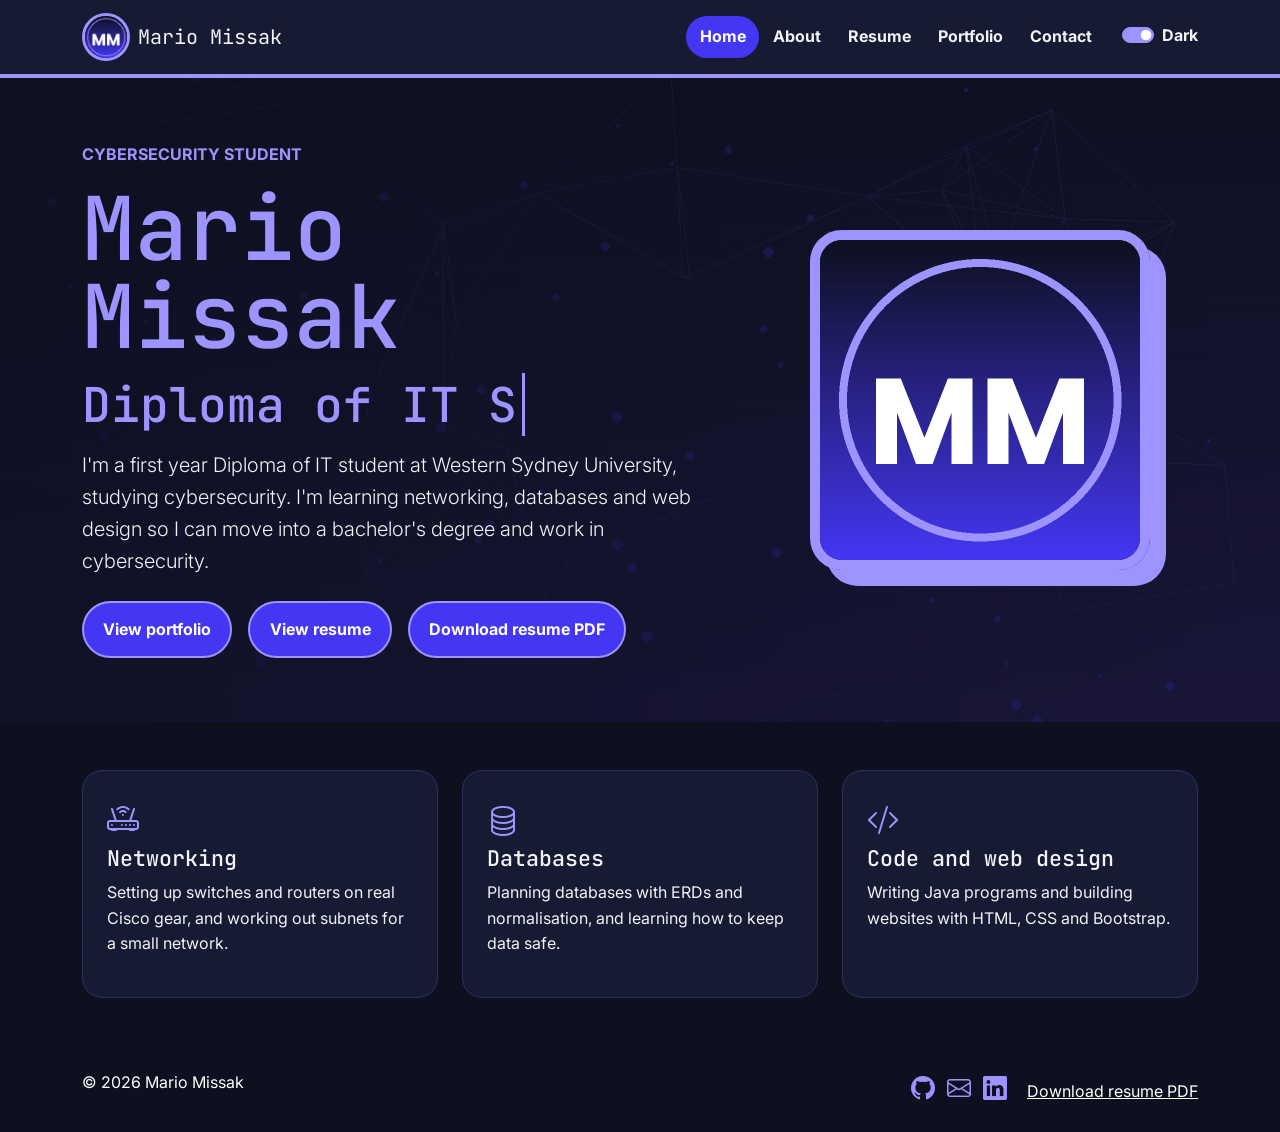
<file: index.html>
<!doctype html>
<html lang="en" data-bs-theme="dark">
<head>
  <meta charset="utf-8">
  <meta name="viewport" content="width=device-width, initial-scale=1">
  <meta name="description" content="Portfolio and resume of Mario Missak, a first year Diploma of IT student studying cybersecurity at Western Sydney University">
  <meta name="author" content="Mario Missak">
  <title>Mario Missak | Cybersecurity Student</title>

  <!-- Favicon made from my MM logo -->
  <link rel="apple-touch-icon" sizes="180x180" href="favicon/apple-touch-icon.png">
  <link rel="icon" type="image/png" sizes="32x32" href="favicon/favicon-32x32.png">
  <link rel="icon" type="image/png" sizes="16x16" href="favicon/favicon-16x16.png">
  <link rel="icon" href="favicon/favicon.ico">

  <!-- Google Fonts: JetBrains Mono for headings, Inter for body text -->
  <link rel="preconnect" href="https://fonts.googleapis.com">
  <link rel="preconnect" href="https://fonts.gstatic.com" crossorigin>
  <link href="https://fonts.googleapis.com/css2?family=Inter:wght@400;600;700&family=JetBrains+Mono:wght@500;700&display=swap" rel="stylesheet">

    <link rel="stylesheet" href="https://cdn.jsdelivr.net/npm/bootstrap-icons@1.11.3/font/bootstrap-icons.css">
  <link href="https://cdn.jsdelivr.net/npm/bootstrap@5.3.8/dist/css/bootstrap.min.css" rel="stylesheet">
  <link href="css/custom.css" rel="stylesheet">
</head>
<body>
<a class="skip-link" href="#maincontent">Skip to main content</a>

<nav class="navbar navbar-expand-lg sticky-top portfolio-nav" aria-label="Main portfolio navigation">
  <div class="container">
    <a class="navbar-brand d-flex align-items-center gap-2" href="index.html">
      <img src="images/logo.png" alt="MM logo for Mario Missak" class="brand-avatar">
      <span>Mario Missak</span>
    </a>

    <button class="navbar-toggler" type="button"
            data-bs-toggle="collapse" data-bs-target="#mainNav"
            aria-controls="mainNav" aria-expanded="false"
            aria-label="Toggle navigation">
      <span class="navbar-toggler-icon"></span>
    </button>

    <div class="collapse navbar-collapse" id="mainNav">
      <ul class="navbar-nav ms-auto align-items-lg-center">
        <li class="nav-item"><a class="nav-link active" href="index.html" aria-current="page">Home</a></li><li class="nav-item"><a class="nav-link" href="about.html">About</a></li><li class="nav-item"><a class="nav-link" href="resume.html">Resume</a></li><li class="nav-item"><a class="nav-link" href="portfolio.html">Portfolio</a></li><li class="nav-item"><a class="nav-link" href="contact.html">Contact</a></li>
        <li class="nav-item ms-lg-3">
          <div class="form-check form-switch theme-switch">
            <input class="form-check-input" type="checkbox" role="switch" id="themeSwitch">
            <label class="form-check-label" for="themeSwitch">Dark</label>
          </div>
        </li>
      </ul>
    </div>
  </div>
</nav>

<main id="maincontent">
  <section class="hero d-flex align-items-center">
    <div class="container">
      <div class="row align-items-center g-5">
        <div class="col-lg-7">
          <p class="standout text-uppercase fw-bold">Cybersecurity student</p>
          <h1>Mario Missak</h1>

          <h2 class="typing-heading">
            <!-- TYPEWRITER: js/script.js types out the words in data-words -->
            <span class="typewrite"
                  data-words='["Diploma of IT Student","Future Security Analyst","Always Learning"]'
                  aria-live="polite">Diploma of IT Student</span>
          </h2>

          <p class="lead">I'm a first year Diploma of IT student at Western Sydney University, studying cybersecurity. I'm learning networking, databases and web design so I can move into a bachelor's degree and work in cybersecurity.</p>

          <div class="d-flex flex-wrap gap-3 mt-4">
            <a class="btn-portfolio" href="portfolio.html">View portfolio</a>
            <a class="btn-portfolio" href="resume.html">View resume</a>
            <a class="btn-portfolio" href="pdf/mario_missak_resume.pdf" download>Download resume PDF</a>
          </div>
        </div>

        <div class="col-lg-5 text-center">
          <img src="images/profile.png" class="img-fluid hero-img" alt="Purple MM logo for Mario Missak">
        </div>
      </div>
    </div>
  </section>

  <!-- WHAT I'M LEARNING: three Bootstrap cards in a grid -->
  <section class="container my-5" aria-label="What I am learning">
    <div class="row g-4">
      <div class="col-md-4">
        <article class="feature-card p-4">
          <i class="bi bi-router feature-icon"></i>
          <h2 class="h3">Networking</h2>
          <p>Setting up switches and routers on real Cisco gear, and working out subnets for a small network.</p>
        </article>
      </div>
      <div class="col-md-4">
        <article class="feature-card p-4">
          <i class="bi bi-database feature-icon"></i>
          <h2 class="h3">Databases</h2>
          <p>Planning databases with ERDs and normalisation, and learning how to keep data safe.</p>
        </article>
      </div>
      <div class="col-md-4">
        <article class="feature-card p-4">
          <i class="bi bi-code-slash feature-icon"></i>
          <h2 class="h3">Code and web design</h2>
          <p>Writing Java programs and building websites with HTML, CSS and Bootstrap.</p>
        </article>
      </div>
    </div>
  </section>
</main>

<footer class="site-footer py-4 mt-5">
  <div class="container d-flex flex-column flex-md-row justify-content-between gap-3">
    <p class="mb-0">&copy; 2026 Mario Missak</p>
    <p class="mb-0">
      <a class="footsocial" href="https://github.com/mariom-netizen" target="_blank" aria-label="GitHub"><i class="bi bi-github fs-4"></i></a>
      <a class="footsocial ms-2" href="mailto:mario.missak08@gmail.com" aria-label="Email"><i class="bi bi-envelope fs-4"></i></a>
      <a class="footsocial ms-2" href="https://www.linkedin.com/in/mario-missak-4105113bb/" target="_blank" aria-label="LinkedIn"><i class="bi bi-linkedin fs-4"></i></a>
      <a class="ms-3" href="pdf/mario_missak_resume.pdf" target="_blank">Download resume PDF</a>
    </p>
  </div>
</footer>

<script src="https://cdn.jsdelivr.net/npm/bootstrap@5.3.8/dist/js/bootstrap.bundle.min.js"></script>
<script src="js/script.js"></script>
</body>
</html>
</file>
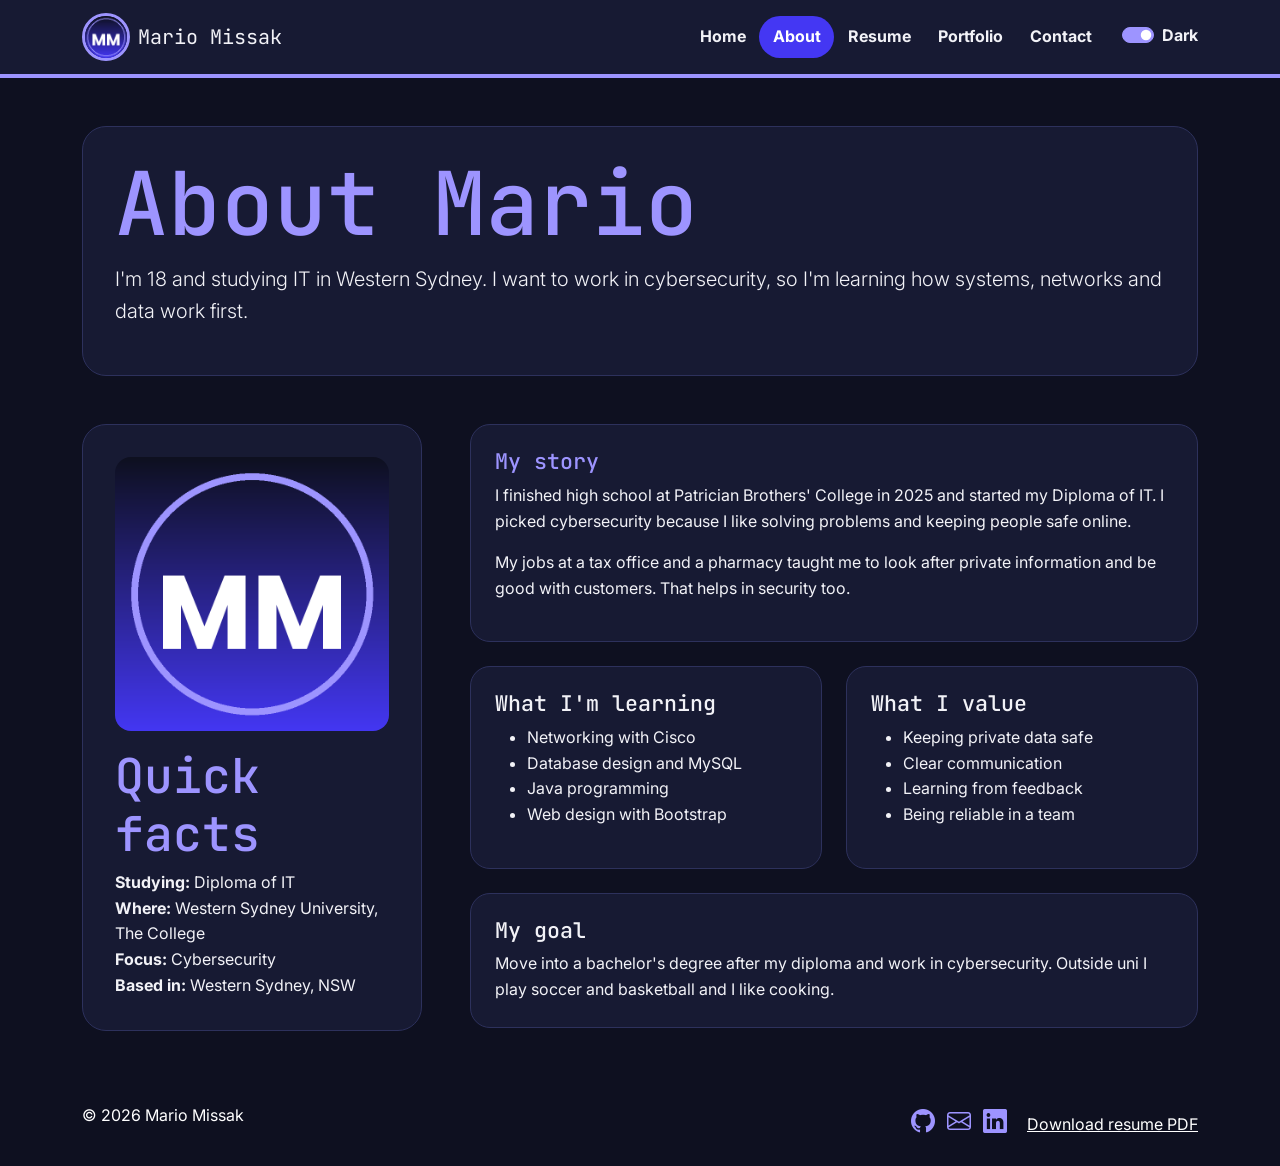
<file: about.html>
<!doctype html>
<html lang="en" data-bs-theme="dark">
<head>
  <meta charset="utf-8">
  <meta name="viewport" content="width=device-width, initial-scale=1">
  <meta name="description" content="About Mario Missak, a Diploma of IT student at Western Sydney University focused on cybersecurity">
  <meta name="author" content="Mario Missak">
  <title>About | Mario Missak</title>

  <!-- Favicon made from my MM logo -->
  <link rel="apple-touch-icon" sizes="180x180" href="favicon/apple-touch-icon.png">
  <link rel="icon" type="image/png" sizes="32x32" href="favicon/favicon-32x32.png">
  <link rel="icon" type="image/png" sizes="16x16" href="favicon/favicon-16x16.png">
  <link rel="icon" href="favicon/favicon.ico">

  <!-- Google Fonts: JetBrains Mono for headings, Inter for body text -->
  <link rel="preconnect" href="https://fonts.googleapis.com">
  <link rel="preconnect" href="https://fonts.gstatic.com" crossorigin>
  <link href="https://fonts.googleapis.com/css2?family=Inter:wght@400;600;700&family=JetBrains+Mono:wght@500;700&display=swap" rel="stylesheet">

    <link rel="stylesheet" href="https://cdn.jsdelivr.net/npm/bootstrap-icons@1.11.3/font/bootstrap-icons.css">
  <link href="https://cdn.jsdelivr.net/npm/bootstrap@5.3.8/dist/css/bootstrap.min.css" rel="stylesheet">
  <link href="css/custom.css" rel="stylesheet">
</head>
<body>
<a class="skip-link" href="#maincontent">Skip to main content</a>

<nav class="navbar navbar-expand-lg sticky-top portfolio-nav" aria-label="Main portfolio navigation">
  <div class="container">
    <a class="navbar-brand d-flex align-items-center gap-2" href="index.html">
      <img src="images/logo.png" alt="MM logo for Mario Missak" class="brand-avatar">
      <span>Mario Missak</span>
    </a>

    <button class="navbar-toggler" type="button"
            data-bs-toggle="collapse" data-bs-target="#mainNav"
            aria-controls="mainNav" aria-expanded="false"
            aria-label="Toggle navigation">
      <span class="navbar-toggler-icon"></span>
    </button>

    <div class="collapse navbar-collapse" id="mainNav">
      <ul class="navbar-nav ms-auto align-items-lg-center">
        <li class="nav-item"><a class="nav-link" href="index.html">Home</a></li><li class="nav-item"><a class="nav-link active" href="about.html" aria-current="page">About</a></li><li class="nav-item"><a class="nav-link" href="resume.html">Resume</a></li><li class="nav-item"><a class="nav-link" href="portfolio.html">Portfolio</a></li><li class="nav-item"><a class="nav-link" href="contact.html">Contact</a></li>
        <li class="nav-item ms-lg-3">
          <div class="form-check form-switch theme-switch">
            <input class="form-check-input" type="checkbox" role="switch" id="themeSwitch">
            <label class="form-check-label" for="themeSwitch">Dark</label>
          </div>
        </li>
      </ul>
    </div>
  </div>
</nav>

<main id="maincontent" class="container my-5">
  <header class="section-panel mb-5">
    <h1>About Mario</h1>
    <p class="lead">I'm 18 and studying IT in Western Sydney. I want to work in cybersecurity, so I'm learning how systems, networks and data work first.</p>
  </header>

  <div class="row g-5 align-items-start">
    <aside class="col-lg-4">
      <div class="section-panel position-sticky" style="top:6rem;">
        <img src="images/profile.png" class="img-fluid rounded-4 mb-3" alt="Purple MM logo for Mario Missak">
        <h2>Quick facts</h2>
        <ul class="list-unstyled mb-0">
          <li><strong>Studying:</strong> Diploma of IT</li>
          <li><strong>Where:</strong> Western Sydney University, The College</li>
          <li><strong>Focus:</strong> Cybersecurity</li>
          <li><strong>Based in:</strong> Western Sydney, NSW</li>
        </ul>
      </div>
    </aside>

    <section class="col-lg-8">
      <div class="feature-card p-4 mb-4">
        <h2>My story</h2>
        <p>I finished high school at Patrician Brothers' College in 2025 and started my Diploma of IT. I picked cybersecurity because I like solving problems and keeping people safe online.</p>
        <p>My jobs at a tax office and a pharmacy taught me to look after private information and be good with customers. That helps in security too.</p>
      </div>

      <div class="row g-4">
        <div class="col-md-6">
          <article class="feature-card p-4">
            <h2 class="h3">What I'm learning</h2>
            <ul>
              <li>Networking with Cisco</li>
              <li>Database design and MySQL</li>
              <li>Java programming</li>
              <li>Web design with Bootstrap</li>
            </ul>
          </article>
        </div>
        <div class="col-md-6">
          <article class="feature-card p-4">
            <h2 class="h3">What I value</h2>
            <ul>
              <li>Keeping private data safe</li>
              <li>Clear communication</li>
              <li>Learning from feedback</li>
              <li>Being reliable in a team</li>
            </ul>
          </article>
        </div>
      </div>

      <div class="feature-card p-4 mt-4">
        <h2 class="h3">My goal</h2>
        <p class="mb-0">Move into a bachelor's degree after my diploma and work in cybersecurity. Outside uni I play soccer and basketball and I like cooking.</p>
      </div>
    </section>
  </div>
</main>

<footer class="site-footer py-4 mt-5">
  <div class="container d-flex flex-column flex-md-row justify-content-between gap-3">
    <p class="mb-0">&copy; 2026 Mario Missak</p>
    <p class="mb-0">
      <a class="footsocial" href="https://github.com/mariom-netizen" target="_blank" aria-label="GitHub"><i class="bi bi-github fs-4"></i></a>
      <a class="footsocial ms-2" href="mailto:mario.missak08@gmail.com" aria-label="Email"><i class="bi bi-envelope fs-4"></i></a>
      <a class="footsocial ms-2" href="https://www.linkedin.com/in/mario-missak-4105113bb/" target="_blank" aria-label="LinkedIn"><i class="bi bi-linkedin fs-4"></i></a>
      <a class="ms-3" href="pdf/mario_missak_resume.pdf" target="_blank">Download resume PDF</a>
    </p>
  </div>
</footer>

<script src="https://cdn.jsdelivr.net/npm/bootstrap@5.3.8/dist/js/bootstrap.bundle.min.js"></script>
<script src="js/script.js"></script>
</body>
</html>
</file>
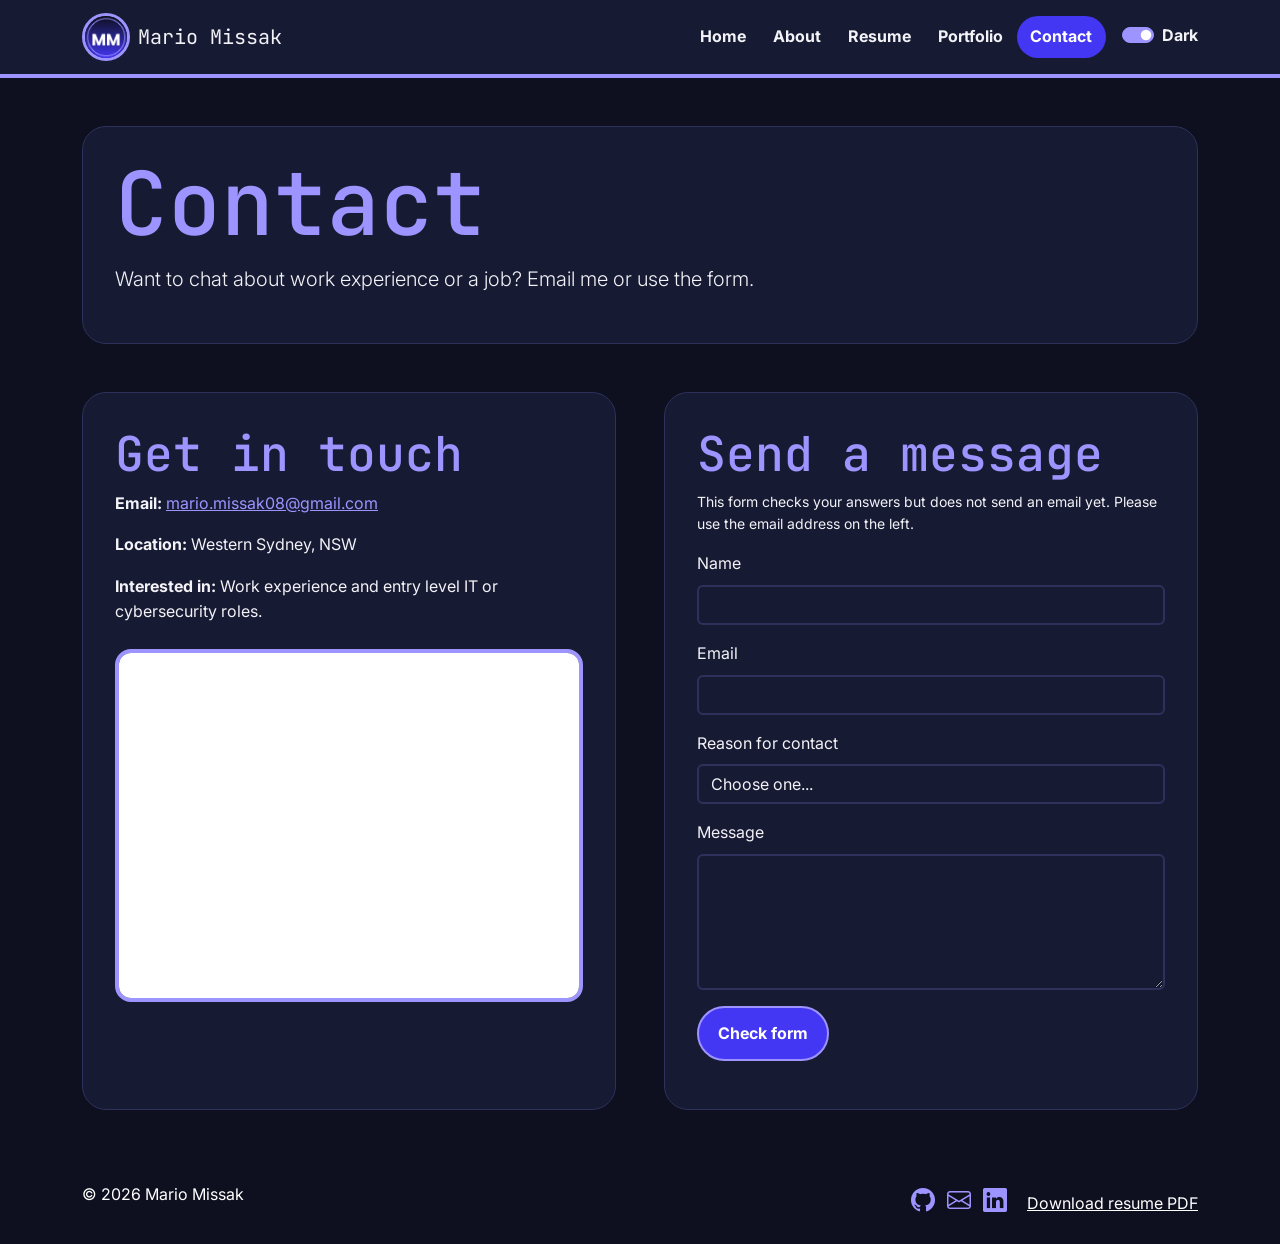
<file: contact.html>
<!doctype html>
<html lang="en" data-bs-theme="dark">
<head>
  <meta charset="utf-8">
  <meta name="viewport" content="width=device-width, initial-scale=1">
  <meta name="description" content="Contact Mario Missak by email or use the contact form">
  <meta name="author" content="Mario Missak">
  <title>Contact | Mario Missak</title>

  <!-- Favicon made from my MM logo -->
  <link rel="apple-touch-icon" sizes="180x180" href="favicon/apple-touch-icon.png">
  <link rel="icon" type="image/png" sizes="32x32" href="favicon/favicon-32x32.png">
  <link rel="icon" type="image/png" sizes="16x16" href="favicon/favicon-16x16.png">
  <link rel="icon" href="favicon/favicon.ico">

  <!-- Google Fonts: JetBrains Mono for headings, Inter for body text -->
  <link rel="preconnect" href="https://fonts.googleapis.com">
  <link rel="preconnect" href="https://fonts.gstatic.com" crossorigin>
  <link href="https://fonts.googleapis.com/css2?family=Inter:wght@400;600;700&family=JetBrains+Mono:wght@500;700&display=swap" rel="stylesheet">

    <link rel="stylesheet" href="https://cdn.jsdelivr.net/npm/bootstrap-icons@1.11.3/font/bootstrap-icons.css">
  <link href="https://cdn.jsdelivr.net/npm/bootstrap@5.3.8/dist/css/bootstrap.min.css" rel="stylesheet">
  <link href="css/custom.css" rel="stylesheet">
</head>
<body>
<a class="skip-link" href="#maincontent">Skip to main content</a>

<nav class="navbar navbar-expand-lg sticky-top portfolio-nav" aria-label="Main portfolio navigation">
  <div class="container">
    <a class="navbar-brand d-flex align-items-center gap-2" href="index.html">
      <img src="images/logo.png" alt="MM logo for Mario Missak" class="brand-avatar">
      <span>Mario Missak</span>
    </a>

    <button class="navbar-toggler" type="button"
            data-bs-toggle="collapse" data-bs-target="#mainNav"
            aria-controls="mainNav" aria-expanded="false"
            aria-label="Toggle navigation">
      <span class="navbar-toggler-icon"></span>
    </button>

    <div class="collapse navbar-collapse" id="mainNav">
      <ul class="navbar-nav ms-auto align-items-lg-center">
        <li class="nav-item"><a class="nav-link" href="index.html">Home</a></li><li class="nav-item"><a class="nav-link" href="about.html">About</a></li><li class="nav-item"><a class="nav-link" href="resume.html">Resume</a></li><li class="nav-item"><a class="nav-link" href="portfolio.html">Portfolio</a></li><li class="nav-item"><a class="nav-link active" href="contact.html" aria-current="page">Contact</a></li>
        <li class="nav-item ms-lg-3">
          <div class="form-check form-switch theme-switch">
            <input class="form-check-input" type="checkbox" role="switch" id="themeSwitch">
            <label class="form-check-label" for="themeSwitch">Dark</label>
          </div>
        </li>
      </ul>
    </div>
  </div>
</nav>

<main id="maincontent" class="container my-5">
  <header class="section-panel mb-5">
    <h1>Contact</h1>
    <p class="lead">Want to chat about work experience or a job? Email me or use the form.</p>
  </header>

  <div class="row g-5 align-items-stretch">
    <section class="col-lg-6">
      <div class="section-panel h-100">
        <h2>Get in touch</h2>
        <p><strong>Email:</strong> <a href="mailto:mario.missak08@gmail.com">mario.missak08@gmail.com</a></p>
        <p><strong>Location:</strong> Western Sydney, NSW</p>
        <p><strong>Interested in:</strong> Work experience and entry level IT or cybersecurity roles.</p>

        <!-- MAP: Google Maps embed in a Bootstrap ratio box so it resizes with the screen -->
        <div class="ratio ratio-4x3 map-frame mt-4">
          <iframe src="https://www.google.com/maps?q=Western+Sydney+NSW+Australia&output=embed"
                  title="Map showing Western Sydney, New South Wales"
                  loading="lazy"
                  referrerpolicy="no-referrer-when-downgrade"
                  allowfullscreen></iframe>
        </div>
      </div>
    </section>

    <section class="col-lg-6">
      <form class="section-panel needs-validation h-100" novalidate>
        <h2>Send a message</h2>
        <p class="small">This form checks your answers but does not send an email yet. Please use the email address on the left.</p>

        <div class="mb-3">
          <label for="name" class="form-label">Name</label>
          <input type="text" class="form-control" id="name" required>
          <div class="invalid-feedback">Please enter your name.</div>
        </div>

        <div class="mb-3">
          <label for="email" class="form-label">Email</label>
          <input type="email" class="form-control" id="email" required>
          <div class="invalid-feedback">Please enter a valid email address.</div>
        </div>

        <div class="mb-3">
          <label for="projectType" class="form-label">Reason for contact</label>
          <select class="form-select" id="projectType" required>
            <option value="">Choose one...</option>
            <option>Work experience</option>
            <option>Job or internship</option>
            <option>Question about my work</option>
            <option>Other</option>
          </select>
          <div class="invalid-feedback">Please choose a reason.</div>
        </div>

        <div class="mb-3">
          <label for="message" class="form-label">Message</label>
          <textarea class="form-control" id="message" rows="5" required></textarea>
          <div class="invalid-feedback">Please enter a message.</div>
        </div>

        <button class="btn btn-portfolio" type="submit">Check form</button>
        <p class="form-status mt-3" aria-live="polite"></p>
      </form>
    </section>
  </div>
</main>

<footer class="site-footer py-4 mt-5">
  <div class="container d-flex flex-column flex-md-row justify-content-between gap-3">
    <p class="mb-0">&copy; 2026 Mario Missak</p>
    <p class="mb-0">
      <a class="footsocial" href="https://github.com/mariom-netizen" target="_blank" aria-label="GitHub"><i class="bi bi-github fs-4"></i></a>
      <a class="footsocial ms-2" href="mailto:mario.missak08@gmail.com" aria-label="Email"><i class="bi bi-envelope fs-4"></i></a>
      <a class="footsocial ms-2" href="https://www.linkedin.com/in/mario-missak-4105113bb/" target="_blank" aria-label="LinkedIn"><i class="bi bi-linkedin fs-4"></i></a>
      <a class="ms-3" href="pdf/mario_missak_resume.pdf" target="_blank">Download resume PDF</a>
    </p>
  </div>
</footer>

<script src="https://cdn.jsdelivr.net/npm/bootstrap@5.3.8/dist/js/bootstrap.bundle.min.js"></script>
<script src="js/script.js"></script>
</body>
</html>
</file>
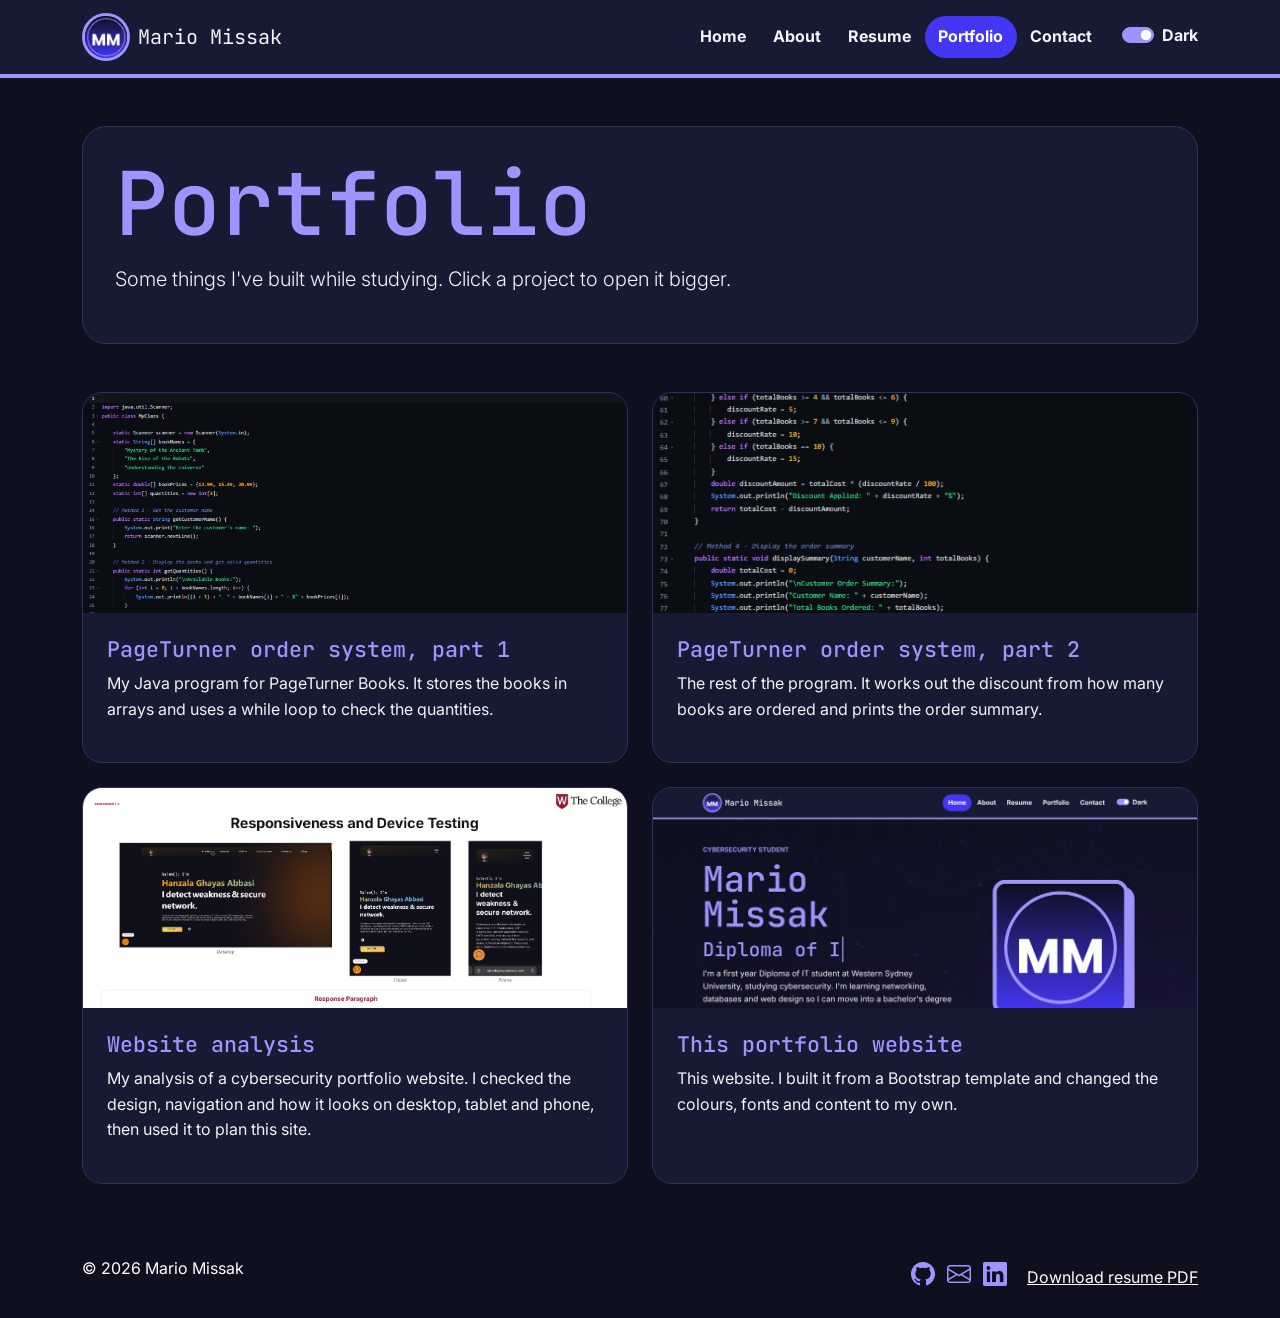
<file: portfolio.html>
<!doctype html>
<html lang="en" data-bs-theme="dark">
<head>
  <meta charset="utf-8">
  <meta name="viewport" content="width=device-width, initial-scale=1">
  <meta name="description" content="Projects by Mario Missak including a Java program, a website analysis and this portfolio site">
  <meta name="author" content="Mario Missak">
  <title>Portfolio | Mario Missak</title>

  <!-- Favicon made from my MM logo -->
  <link rel="apple-touch-icon" sizes="180x180" href="favicon/apple-touch-icon.png">
  <link rel="icon" type="image/png" sizes="32x32" href="favicon/favicon-32x32.png">
  <link rel="icon" type="image/png" sizes="16x16" href="favicon/favicon-16x16.png">
  <link rel="icon" href="favicon/favicon.ico">

  <!-- Google Fonts: JetBrains Mono for headings, Inter for body text -->
  <link rel="preconnect" href="https://fonts.googleapis.com">
  <link rel="preconnect" href="https://fonts.gstatic.com" crossorigin>
  <link href="https://fonts.googleapis.com/css2?family=Inter:wght@400;600;700&family=JetBrains+Mono:wght@500;700&display=swap" rel="stylesheet">

    <link rel="stylesheet" href="https://cdn.jsdelivr.net/npm/bootstrap-icons@1.11.3/font/bootstrap-icons.css">
  <link href="https://cdn.jsdelivr.net/npm/bootstrap@5.3.8/dist/css/bootstrap.min.css" rel="stylesheet">
  <link href="css/custom.css" rel="stylesheet">
</head>
<body>
<a class="skip-link" href="#maincontent">Skip to main content</a>

<nav class="navbar navbar-expand-lg sticky-top portfolio-nav" aria-label="Main portfolio navigation">
  <div class="container">
    <a class="navbar-brand d-flex align-items-center gap-2" href="index.html">
      <img src="images/logo.png" alt="MM logo for Mario Missak" class="brand-avatar">
      <span>Mario Missak</span>
    </a>

    <button class="navbar-toggler" type="button"
            data-bs-toggle="collapse" data-bs-target="#mainNav"
            aria-controls="mainNav" aria-expanded="false"
            aria-label="Toggle navigation">
      <span class="navbar-toggler-icon"></span>
    </button>

    <div class="collapse navbar-collapse" id="mainNav">
      <ul class="navbar-nav ms-auto align-items-lg-center">
        <li class="nav-item"><a class="nav-link" href="index.html">Home</a></li><li class="nav-item"><a class="nav-link" href="about.html">About</a></li><li class="nav-item"><a class="nav-link" href="resume.html">Resume</a></li><li class="nav-item"><a class="nav-link active" href="portfolio.html" aria-current="page">Portfolio</a></li><li class="nav-item"><a class="nav-link" href="contact.html">Contact</a></li>
        <li class="nav-item ms-lg-3">
          <div class="form-check form-switch theme-switch">
            <input class="form-check-input" type="checkbox" role="switch" id="themeSwitch">
            <label class="form-check-label" for="themeSwitch">Dark</label>
          </div>
        </li>
      </ul>
    </div>
  </div>
</nav>

<main id="maincontent" class="container my-5">
  <header class="section-panel mb-5">
    <h1>Portfolio</h1>
    <p class="lead">Some things I've built while studying. Click a project to open it bigger.</p>
  </header>

  <section class="row g-4" aria-label="Portfolio project gallery">

    <div class="col-md-6">
      <article class="project-card">
        <button type="button"
                data-bs-toggle="modal"
                data-bs-target="#projectLightbox"
                data-project-title="PageTurner order system, part 1"
                data-project-image="images/java-order-part1.png"
                data-project-alt="Screenshot of Java code for the PageTurner Books program showing arrays and the quantity input method"
                data-project-text="My Java program for PageTurner Books. It stores the books in arrays and uses a while loop to check the quantities.">
          <img src="images/java-order-part1.png" class="project-thumb" alt="Screenshot of Java code for the PageTurner Books program showing arrays and the quantity input method">
        </button>
        <div class="p-4">
          <h2>PageTurner order system, part 1</h2>
          <p>My Java program for PageTurner Books. It stores the books in arrays and uses a while loop to check the quantities.</p>
        </div>
      </article>
    </div>

    <div class="col-md-6">
      <article class="project-card">
        <button type="button"
                data-bs-toggle="modal"
                data-bs-target="#projectLightbox"
                data-project-title="PageTurner order system, part 2"
                data-project-image="images/java-order-part2.png"
                data-project-alt="Screenshot of Java code showing the discount method, the order summary method and the main method"
                data-project-text="The rest of the program. It works out the discount from how many books are ordered and prints the order summary.">
          <img src="images/java-order-part2.png" class="project-thumb" alt="Screenshot of Java code showing the discount method, the order summary method and the main method">
        </button>
        <div class="p-4">
          <h2>PageTurner order system, part 2</h2>
          <p>The rest of the program. It works out the discount from how many books are ordered and prints the order summary.</p>
        </div>
      </article>
    </div>

    <div class="col-md-6">
      <article class="project-card">
        <button type="button"
                data-bs-toggle="modal"
                data-bs-target="#projectLightbox"
                data-project-title="Website analysis"
                data-project-image="images/website-analysis.png"
                data-project-alt="Slides from my website analysis showing the site on desktop, tablet and phone"
                data-project-text="My analysis of a cybersecurity portfolio website. I checked the design, navigation and how it looks on desktop, tablet and phone, then used it to plan this site.">
          <img src="images/website-analysis.png" class="project-thumb" alt="Slides from my website analysis showing the site on desktop, tablet and phone">
        </button>
        <div class="p-4">
          <h2>Website analysis</h2>
          <p>My analysis of a cybersecurity portfolio website. I checked the design, navigation and how it looks on desktop, tablet and phone, then used it to plan this site.</p>
        </div>
      </article>
    </div>

    <div class="col-md-6">
      <article class="project-card">
        <button type="button"
                data-bs-toggle="modal"
                data-bs-target="#projectLightbox"
                data-project-title="This portfolio website"
                data-project-image="images/portfolio-site.png"
                data-project-alt="Screenshot of the home page of this portfolio website"
                data-project-text="This website. I built it from a Bootstrap template and changed the colours, fonts and content to my own.">
          <img src="images/portfolio-site.png" class="project-thumb" alt="Screenshot of the home page of this portfolio website">
        </button>
        <div class="p-4">
          <h2>This portfolio website</h2>
          <p>This website. I built it from a Bootstrap template and changed the colours, fonts and content to my own.</p>
        </div>
      </article>
    </div>
  </section>

  <!-- LIGHTBOX: one Bootstrap modal reused by all the project cards above. js/script.js fills it in -->
  <div class="modal fade" id="projectLightbox" tabindex="-1" role="dialog" aria-labelledby="projectLightboxLabel" aria-hidden="true">
    <div class="modal-dialog modal-dialog-centered modal-lg">
      <div class="modal-content">
        <div class="modal-header">
          <h2 class="modal-title fs-3" id="projectLightboxLabel">Project preview</h2>
          <button type="button" class="btn-close" data-bs-dismiss="modal" aria-label="Close"></button>
        </div>
        <div class="modal-body">
          <img src="images/java-order-part1.png" class="lightbox-image" alt="Project preview image">
          <p class="lightbox-text mt-3 mb-0">Project description appears here.</p>
        </div>
      </div>
    </div>
  </div>
</main>

<footer class="site-footer py-4 mt-5">
  <div class="container d-flex flex-column flex-md-row justify-content-between gap-3">
    <p class="mb-0">&copy; 2026 Mario Missak</p>
    <p class="mb-0">
      <a class="footsocial" href="https://github.com/mariom-netizen" target="_blank" aria-label="GitHub"><i class="bi bi-github fs-4"></i></a>
      <a class="footsocial ms-2" href="mailto:mario.missak08@gmail.com" aria-label="Email"><i class="bi bi-envelope fs-4"></i></a>
      <a class="footsocial ms-2" href="https://www.linkedin.com/in/mario-missak-4105113bb/" target="_blank" aria-label="LinkedIn"><i class="bi bi-linkedin fs-4"></i></a>
      <a class="ms-3" href="pdf/mario_missak_resume.pdf" target="_blank">Download resume PDF</a>
    </p>
  </div>
</footer>

<script src="https://cdn.jsdelivr.net/npm/bootstrap@5.3.8/dist/js/bootstrap.bundle.min.js"></script>
<script src="js/script.js"></script>
</body>
</html>
</file>
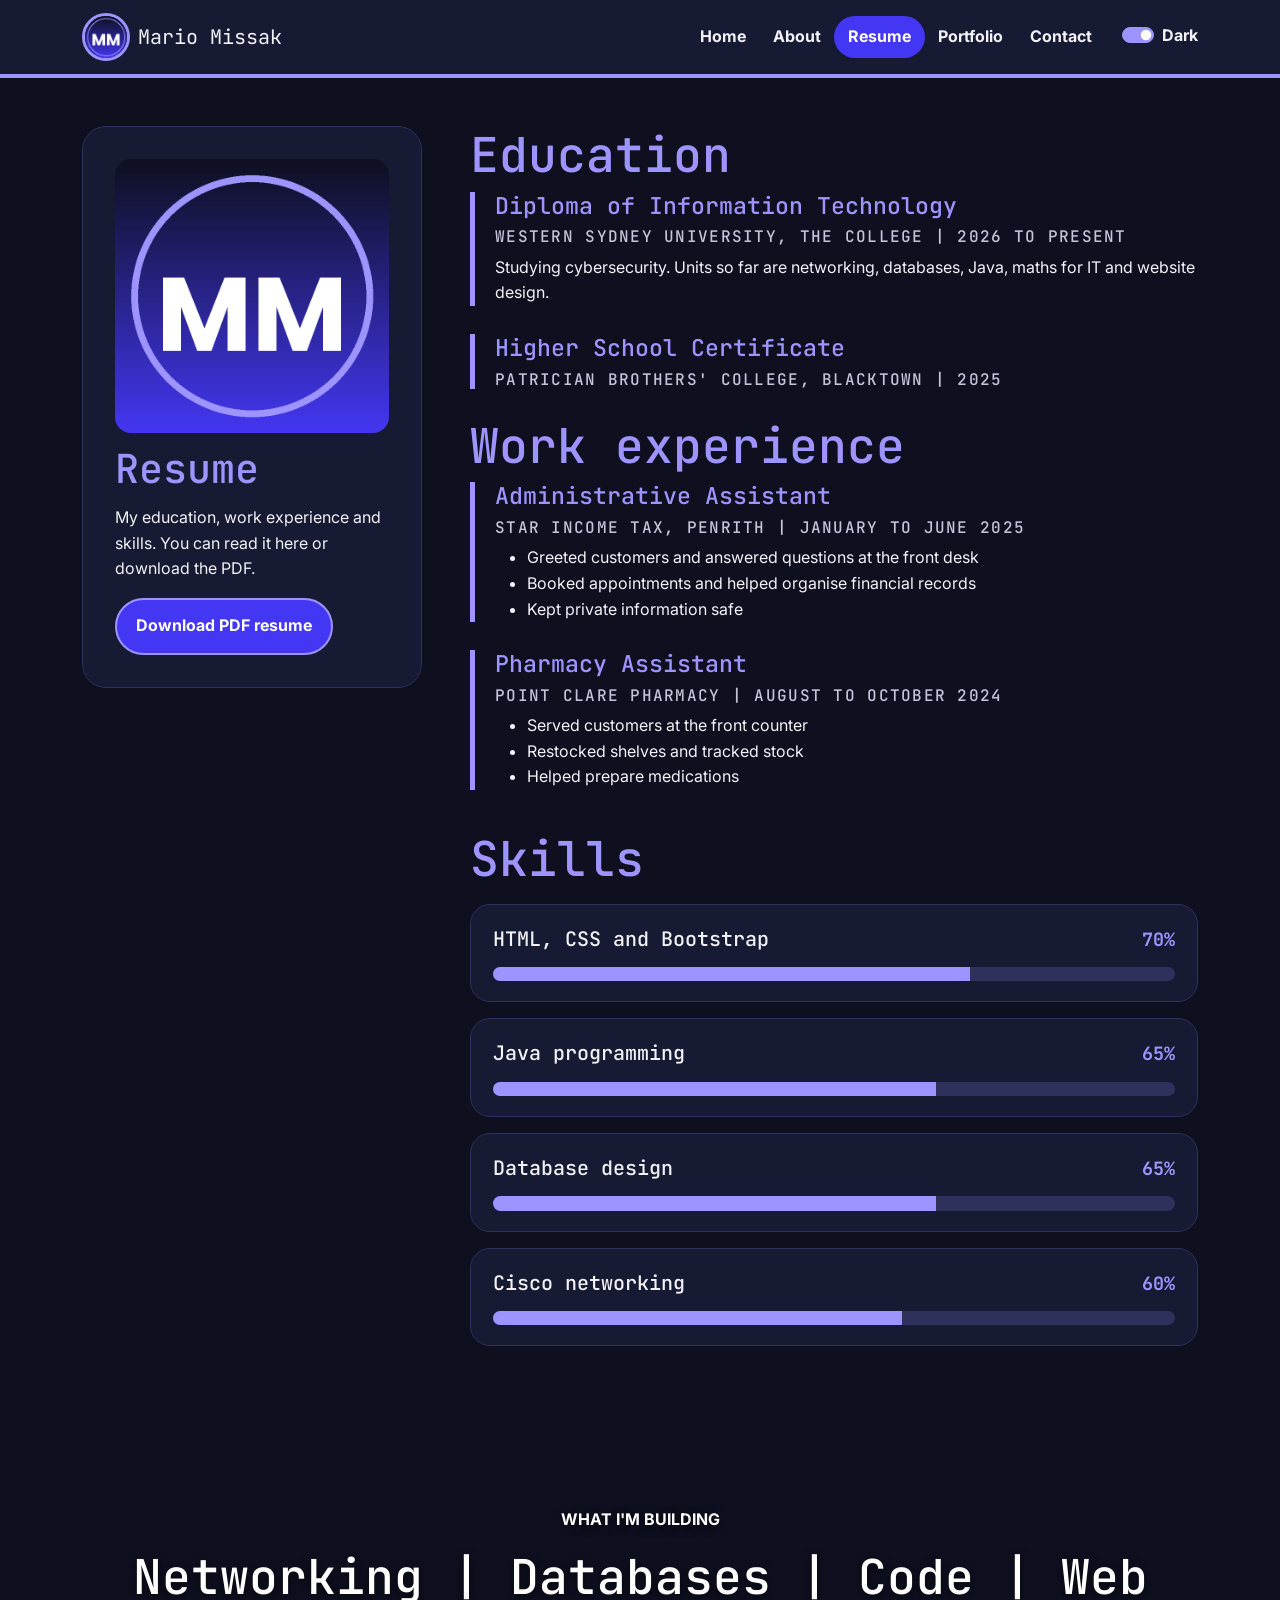
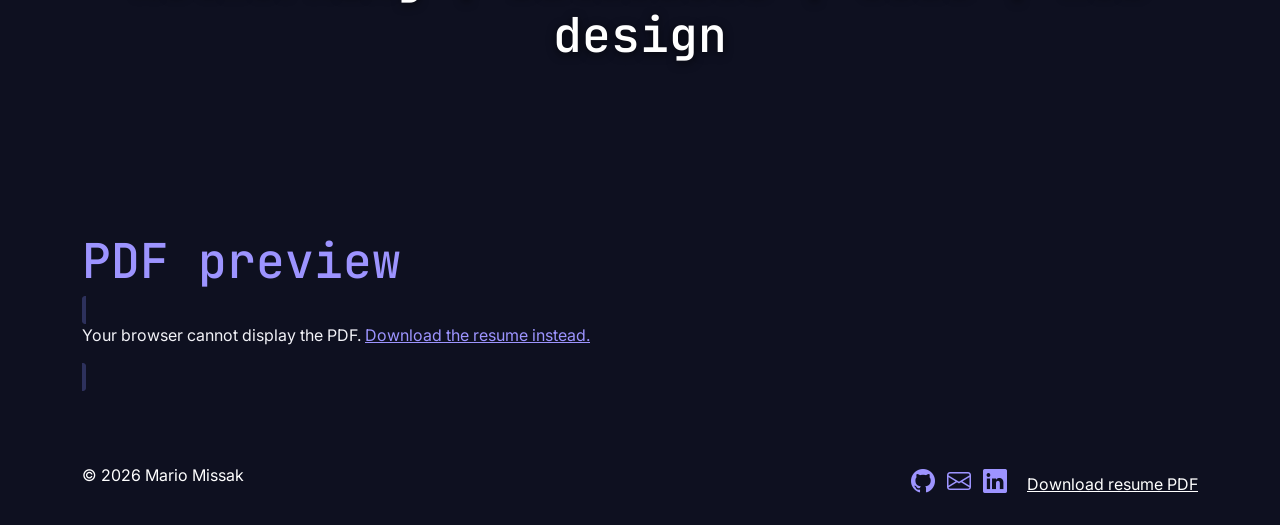
<file: resume.html>
<!doctype html>
<html lang="en" data-bs-theme="dark">
<head>
  <meta charset="utf-8">
  <meta name="viewport" content="width=device-width, initial-scale=1">
  <meta name="description" content="Education, work experience and skills of Mario Missak, with a downloadable PDF resume">
  <meta name="author" content="Mario Missak">
  <title>Resume | Mario Missak</title>

  <!-- Favicon made from my MM logo -->
  <link rel="apple-touch-icon" sizes="180x180" href="favicon/apple-touch-icon.png">
  <link rel="icon" type="image/png" sizes="32x32" href="favicon/favicon-32x32.png">
  <link rel="icon" type="image/png" sizes="16x16" href="favicon/favicon-16x16.png">
  <link rel="icon" href="favicon/favicon.ico">

  <!-- Google Fonts: JetBrains Mono for headings, Inter for body text -->
  <link rel="preconnect" href="https://fonts.googleapis.com">
  <link rel="preconnect" href="https://fonts.gstatic.com" crossorigin>
  <link href="https://fonts.googleapis.com/css2?family=Inter:wght@400;600;700&family=JetBrains+Mono:wght@500;700&display=swap" rel="stylesheet">

    <link rel="stylesheet" href="https://cdn.jsdelivr.net/npm/bootstrap-icons@1.11.3/font/bootstrap-icons.css">
  <link href="https://cdn.jsdelivr.net/npm/bootstrap@5.3.8/dist/css/bootstrap.min.css" rel="stylesheet">
  <link href="css/custom.css" rel="stylesheet">
</head>
<body>
<a class="skip-link" href="#maincontent">Skip to main content</a>

<nav class="navbar navbar-expand-lg sticky-top portfolio-nav" aria-label="Main portfolio navigation">
  <div class="container">
    <a class="navbar-brand d-flex align-items-center gap-2" href="index.html">
      <img src="images/logo.png" alt="MM logo for Mario Missak" class="brand-avatar">
      <span>Mario Missak</span>
    </a>

    <button class="navbar-toggler" type="button"
            data-bs-toggle="collapse" data-bs-target="#mainNav"
            aria-controls="mainNav" aria-expanded="false"
            aria-label="Toggle navigation">
      <span class="navbar-toggler-icon"></span>
    </button>

    <div class="collapse navbar-collapse" id="mainNav">
      <ul class="navbar-nav ms-auto align-items-lg-center">
        <li class="nav-item"><a class="nav-link" href="index.html">Home</a></li><li class="nav-item"><a class="nav-link" href="about.html">About</a></li><li class="nav-item"><a class="nav-link active" href="resume.html" aria-current="page">Resume</a></li><li class="nav-item"><a class="nav-link" href="portfolio.html">Portfolio</a></li><li class="nav-item"><a class="nav-link" href="contact.html">Contact</a></li>
        <li class="nav-item ms-lg-3">
          <div class="form-check form-switch theme-switch">
            <input class="form-check-input" type="checkbox" role="switch" id="themeSwitch">
            <label class="form-check-label" for="themeSwitch">Dark</label>
          </div>
        </li>
      </ul>
    </div>
  </div>
</nav>

<main id="maincontent" class="container my-5">
  <div class="row g-5">
    <aside class="col-lg-4">
      <div class="section-panel position-sticky" style="top:6rem;">
        <img src="images/profile.png" class="img-fluid rounded-4 mb-3" alt="Purple MM logo for Mario Missak">
        <h1 class="fs-1">Resume</h1>
        <p>My education, work experience and skills. You can read it here or download the PDF.</p>
        <a class="btn-portfolio" href="pdf/mario_missak_resume.pdf" download>Download PDF resume</a>
      </div>
    </aside>

    <section class="col-lg-8">
      <h2>Education</h2>
      <div class="timeline-item">
        <h3>Diploma of Information Technology</h3>
        <h4>Western Sydney University, The College | 2026 to present</h4>
        <p>Studying cybersecurity. Units so far are networking, databases, Java, maths for IT and website design.</p>
      </div>
      <div class="timeline-item">
        <h3>Higher School Certificate</h3>
        <h4>Patrician Brothers' College, Blacktown | 2025</h4>
      </div>

      <h2>Work experience</h2>
      <div class="timeline-item">
        <h3>Administrative Assistant</h3>
        <h4>Star Income Tax, Penrith | January to June 2025</h4>
        <ul>
          <li>Greeted customers and answered questions at the front desk</li>
          <li>Booked appointments and helped organise financial records</li>
          <li>Kept private information safe</li>
        </ul>
      </div>
      <div class="timeline-item">
        <h3>Pharmacy Assistant</h3>
        <h4>Point Clare Pharmacy | August to October 2024</h4>
        <ul>
          <li>Served customers at the front counter</li>
          <li>Restocked shelves and tracked stock</li>
          <li>Helped prepare medications</li>
        </ul>
      </div>

      <section class="skills-section" aria-labelledby="skillsHeading">
        <h2 id="skillsHeading">Skills</h2>

        <div class="skills-list">
          <article class="skill-card">
            <div class="skill-card-heading">
              <h3>HTML, CSS and Bootstrap</h3>
              <span class="skill-percentage">70%</span>
            </div>
            <div class="progress" role="progressbar"
                 aria-label="HTML, CSS and Bootstrap skill level"
                 aria-valuenow="70" aria-valuemin="0" aria-valuemax="100">
              <div class="progress-bar" style="width:70%">
                <span class="visually-hidden">70%</span>
              </div>
            </div>
          </article>
          <article class="skill-card">
            <div class="skill-card-heading">
              <h3>Java programming</h3>
              <span class="skill-percentage">65%</span>
            </div>
            <div class="progress" role="progressbar"
                 aria-label="Java programming skill level"
                 aria-valuenow="65" aria-valuemin="0" aria-valuemax="100">
              <div class="progress-bar secondary" style="width:65%">
                <span class="visually-hidden">65%</span>
              </div>
            </div>
          </article>
          <article class="skill-card">
            <div class="skill-card-heading">
              <h3>Database design</h3>
              <span class="skill-percentage">65%</span>
            </div>
            <div class="progress" role="progressbar"
                 aria-label="Database design skill level"
                 aria-valuenow="65" aria-valuemin="0" aria-valuemax="100">
              <div class="progress-bar tertiary" style="width:65%">
                <span class="visually-hidden">65%</span>
              </div>
            </div>
          </article>
          <article class="skill-card">
            <div class="skill-card-heading">
              <h3>Cisco networking</h3>
              <span class="skill-percentage">60%</span>
            </div>
            <div class="progress" role="progressbar"
                 aria-label="Cisco networking skill level"
                 aria-valuenow="60" aria-valuemin="0" aria-valuemax="100">
              <div class="progress-bar" style="width:60%">
                <span class="visually-hidden">60%</span>
              </div>
            </div>
          </article>
        </div>
      </section>
    </section>
  </div>

  <!-- PARALLAX: background image stays fixed while the page scrolls (set in custom.css) -->
  <section class="resume-parallax mt-5" aria-label="Skills parallax banner">
    <div class="parallax-content container text-center">
      <p class="standout text-uppercase fw-bold">What I'm building</p>
      <h2>Networking | Databases | Code | Web design</h2>
    </div>
  </section>

  <!-- PDF preview only shows on large screens -->
  <section class="d-none d-lg-block mt-5" aria-labelledby="pdfPreview">
    <h2 id="pdfPreview">PDF preview</h2>
    <object class="pdf-frame" data="pdf/mario_missak_resume.pdf" type="application/pdf">
      <p>Your browser cannot display the PDF. <a href="pdf/mario_missak_resume.pdf">Download the resume instead.</a></p>
    </object>
  </section>
</main>

<footer class="site-footer py-4 mt-5">
  <div class="container d-flex flex-column flex-md-row justify-content-between gap-3">
    <p class="mb-0">&copy; 2026 Mario Missak</p>
    <p class="mb-0">
      <a class="footsocial" href="https://github.com/mariom-netizen" target="_blank" aria-label="GitHub"><i class="bi bi-github fs-4"></i></a>
      <a class="footsocial ms-2" href="mailto:mario.missak08@gmail.com" aria-label="Email"><i class="bi bi-envelope fs-4"></i></a>
      <a class="footsocial ms-2" href="https://www.linkedin.com/in/mario-missak-4105113bb/" target="_blank" aria-label="LinkedIn"><i class="bi bi-linkedin fs-4"></i></a>
      <a class="ms-3" href="pdf/mario_missak_resume.pdf" target="_blank">Download resume PDF</a>
    </p>
  </div>
</footer>

<script src="https://cdn.jsdelivr.net/npm/bootstrap@5.3.8/dist/js/bootstrap.bundle.min.js"></script>
<script src="js/script.js"></script>
</body>
</html>
</file>
<file: css/custom.css>
/* INFO1005 Module 3.2 Marge Simpson multipage Bootstrap portfolio
   Visual styling intentionally follows the Marge Simpson multipage template.
   Palette adapted from the earlier Marge example.
*/

:root {
  --brand-primary: #4437F3;
  --brand-secondary: #4437F3;
  --brand-accent: #4437F3;
  --brand-dark: #0E1020;
  --brand-light: #F2F2F7;
  --brand-panel: #ffffff;
  --brand-text: #0E1020;
  --brand-muted: #4d4f6b;
  --brand-border: #d9d9ee;
  --btn-bg: #4437F3;
  --btn-bg-hover: #3328c4;
  --link: #4437F3;
  --link-hover: #2a1fb0;
  --font-heading: 'JetBrains Mono', 'Courier New', monospace;
  --font-body: 'Inter', Arial, sans-serif;
}

html {
  scroll-behavior: smooth;
  scroll-padding-top: 5rem;
}

body {
  margin: 0;
  font-family: var(--font-body);
  color: var(--brand-text);
  background: var(--brand-light);
  line-height: 1.6;
}

/* STEP 2 — DARK MODE: complete these theme values. */
[data-bs-theme="dark"] body {
  --brand-primary: #9D94FF;
  --brand-secondary: #9D94FF;
  --brand-accent: #9D94FF;
  --brand-light: #0E1020;
  --brand-panel: #171a33;
  --brand-text: #F2F2F7;
  --brand-muted: #c3c4d8;
  --brand-border: #2d315c;
  --link: #9D94FF;
  --link-hover: #ffffff;
  background: var(--brand-light);
  color: var(--brand-text);
}

.skip-link {
  position: absolute;
  left: -999px;
  top: 0;
  background: var(--brand-dark);
  color: white;
  padding: .75rem 1rem;
  z-index: 2000;
}
.skip-link:focus { left: 1rem; top: 1rem; }

h1, h2, h3, h4, h5, .navbar-brand {
  font-family: var(--font-heading);
}

h1 {
  font-size: clamp(2.6rem, 7vw, 5.5rem);
  color: var(--brand-primary);
  line-height: 1;
  margin-bottom: 1rem;
}

h2 { color: var(--brand-primary); font-size: clamp(2rem, 4vw, 3rem); }
h3 { color: var(--brand-accent); font-size: 1.45rem; }
h4 { color: var(--brand-muted); font-size: 1rem; letter-spacing: .08em; text-transform: uppercase; }

a { color: var(--link); }
a:hover { color: var(--link-hover); }

/* NAVIGATION — same treatment as Marge multipage */
.portfolio-nav {
  background: var(--brand-panel);
  border-bottom: 4px solid var(--brand-primary);
}

.brand-avatar {
  width: 48px;
  height: 48px;
  object-fit: cover;
  border-radius: 50%;
  border: 3px solid var(--brand-primary);
}

.nav-link {
  color: var(--brand-dark);
  font-weight: 700;
  border-radius: 999px;
  padding-inline: .85rem !important;
}

[data-bs-theme="dark"] .nav-link,
[data-bs-theme="dark"] .navbar-brand,
[data-bs-theme="dark"] .theme-switch {
  color: var(--brand-text);
}

.nav-link:hover,
.nav-link:focus,
.navbar-nav .nav-link.active {
  color: #fff;
  background: var(--btn-bg);
}

.navbar-toggler { border: 2px solid var(--brand-primary); }
.theme-switch { color: var(--brand-dark); font-weight: 700; }
.theme-switch .form-check-input:checked {
  background-color: var(--brand-primary);
  border-color: var(--brand-primary);
}

/* HOME HERO — Marge layout with my palette */
.hero {
  min-height: 70vh;
  padding-block: 4rem;
  background:
    linear-gradient(90deg, rgba(242,242,247,.96), rgba(242,242,247,.78)),
    url('../images/hero-background.jpg') center/cover no-repeat;
}

[data-bs-theme="dark"] .hero {
  background:
    linear-gradient(90deg, rgba(14,16,32,.92), rgba(14,16,32,.70)),
    url('../images/hero-background.jpg') center/cover no-repeat;
}

.hero-img {
  max-width: 340px;
  border-radius: 2rem;
  border: 10px solid var(--brand-primary);
  box-shadow: 16px 16px 0 var(--brand-accent);
}

.standout {
  color: var(--brand-secondary);
  font-weight: 700;
}

.typing-heading {
  min-height: 3.6rem;
  margin-bottom: 1rem;
}

.typewrite {
  color: var(--brand-primary);
  border-right: .08em solid var(--brand-primary);
  padding-right: .1em;
  animation: blinkCursor .8s step-end infinite;
}

@keyframes blinkCursor {
  50% { border-color: transparent; }
}

/* BART TEMPLATE PANEL / CARD STYLES */
.section-panel {
  background: var(--brand-panel);
  border: 1px solid var(--brand-border);
  border-radius: 1.5rem;
  padding: 2rem;
}

.feature-card,
.project-card {
  background: var(--brand-panel);
  border: 1px solid var(--brand-border);
  border-radius: 1.25rem;
  overflow: hidden;
  height: 100%;
  transition: transform .25s ease, box-shadow .25s ease;
}

.feature-card:hover,
.project-card:hover {
  transform: translateY(-.25rem);
  box-shadow: 0 1rem 2rem rgba(0,0,0,.12);
}

.feature-icon {
  font-size: 2rem;
  color: var(--brand-accent);
}

.project-thumb {
  height: 220px;
  object-fit: cover;
  width: 100%;
}

.project-thumb { cursor: zoom-in; object-position: top; }
.project-card button {
  border: 0;
  padding: 0;
  background: transparent;
  width: 100%;
}

/* BART TEMPLATE PILL BUTTON STYLE */
.btn-portfolio {
  display: inline-block;
  color: #fff;
  background: var(--btn-bg);
  border: 2px solid var(--brand-primary);
  border-radius: 999px;
  font-weight: 700;
  padding: .85rem 1.2rem;
  text-decoration: none;
}

.btn-portfolio:hover,
.btn-portfolio:focus {
  color: #fff;
  background: var(--btn-bg-hover);
}

/* RESUME */
.progress {
  height: 2rem;
  background: var(--brand-border);
  border-radius: 999px;
}

.progress-bar {
  background: var(--brand-secondary);
  color: white;
  font-weight: 700;
}

.progress-bar.secondary {
  background: var(--brand-accent);
}

.progress-bar.tertiary {
  background: var(--brand-primary);
  color: var(--brand-dark);
}

.timeline-item {
  border-left: 5px solid var(--brand-primary);
  padding-left: 1.25rem;
  margin-bottom: 1.75rem;
}

.pdf-frame {
  width: 100%;
  min-height: 520px;
  border: 4px solid var(--brand-border);
  border-radius: 1rem;
}


/* FIXED RESUME SKILLS SECTION
   Dedicated skill cards prevent the generic 100% card height from
   stretching or misaligning the skill rows. */
.skills-section {
  margin-top: 2.5rem;
}

.skills-section > h2 {
  margin-bottom: 1rem;
}

.skills-list {
  display: grid;
  gap: 1rem;
}

.skill-card {
  background: var(--brand-panel);
  border: 1px solid var(--brand-border);
  border-radius: 1.25rem;
  padding: 1.25rem 1.4rem;
}

.skill-card-heading {
  display: flex;
  align-items: baseline;
  justify-content: space-between;
  gap: 1rem;
  margin-bottom: .8rem;
}

.skill-card-heading h3 {
  margin: 0;
  color: var(--brand-text);
  font-size: 1.25rem;
  line-height: 1.25;
}

.skill-percentage {
  flex: 0 0 auto;
  min-width: 3.25rem;
  text-align: right;
  color: var(--brand-secondary);
  font-family: var(--font-heading);
  font-size: 1.15rem;
  font-weight: 700;
}

.skill-card .progress {
  width: 100%;
  height: .9rem;
  margin: 0;
  overflow: hidden;
}

.skill-card .progress-bar {
  min-width: 0;
}

@media (max-width: 575.98px) {
  .skill-card {
    padding: 1rem;
  }

  .skill-card-heading {
    align-items: flex-start;
  }

  .skill-card-heading h3 {
    font-size: 1.1rem;
  }
}

/* RESPONSIVE PARALLAX */
.resume-parallax {
  min-height: 390px;
  border-radius: 1.5rem;
  overflow: hidden;
  /* STEP 3 — PARALLAX */
  background:
    linear-gradient(rgba(14,16,32,.35), rgba(14,16,32,.55)),
    url('../images/parallax-network.jpg') center/cover fixed no-repeat;
  display: grid;
  place-items: center;
}

.parallax-content {
  padding: 4rem 1rem;
}

.resume-parallax h2,
.resume-parallax .standout {
  color: #fff;
  text-shadow: 0 2px 10px rgba(0,0,0,.7);
}

/* MODAL */
.modal-content {
  background: var(--brand-panel);
  color: var(--brand-text);
}

.lightbox-image {
  width: 100%;
  max-height: 70vh;
  object-fit: contain;
  border-radius: .75rem;
}

/* FORM + MAP */
.form-control,
.form-select {
  border: 2px solid var(--brand-border);
  background: var(--brand-panel);
  color: var(--brand-text);
}

.form-control:focus,
.form-select:focus {
  border-color: var(--brand-primary);
  box-shadow: 0 0 0 .25rem rgba(68,55,243,.30);
}

.map-frame {
  overflow: hidden;
  border: 4px solid var(--brand-primary);
  border-radius: 1rem;
}

.map-frame iframe {
  border: 0;
}

/* FOOTER — same dark footer as Marge */
.site-footer {
  background: var(--brand-dark);
  color: white;
}

.site-footer a,
.site-footer p {
  color: white;
}

.site-footer a.footsocial { color: #9D94FF; }
.site-footer a.footsocial:hover { color: #fff; }

:focus-visible {
  outline: 4px solid var(--brand-accent);
  outline-offset: 3px;
}

@media (max-width: 767.98px), (prefers-reduced-motion: reduce) {
  .resume-parallax {
    min-height: 240px;
    background-attachment: scroll;
  }
}

@media (max-width: 767.98px) {
  .hero {
    min-height: auto;
    padding-block: 2rem;
  }

  .hero-img {
    max-width: 240px;
    border-width: 6px;
    box-shadow: 8px 8px 0 var(--brand-accent);
  }

  .section-panel {
    padding: 1rem;
  }

  .project-thumb {
    height: 180px;
  }
}

.project-card h2,
.feature-card h2 { font-size: 1.35rem; }
</file>
